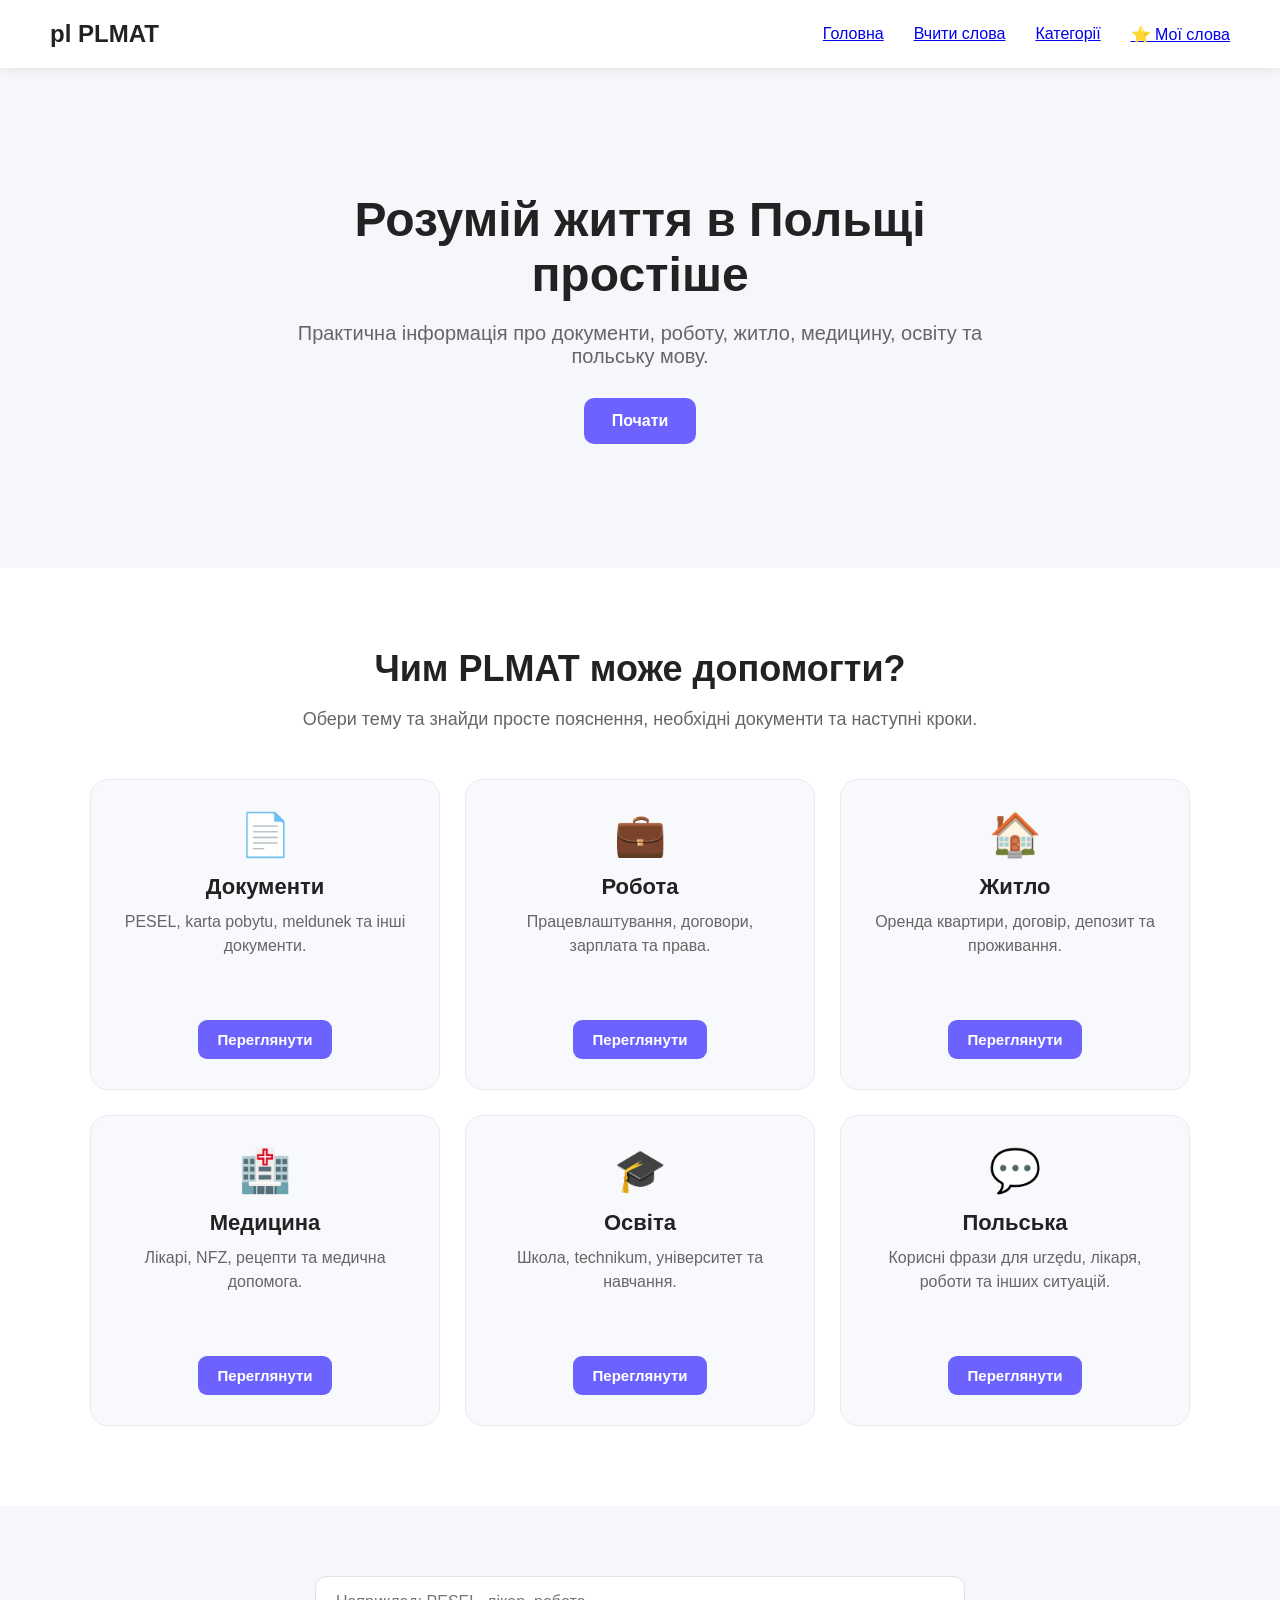
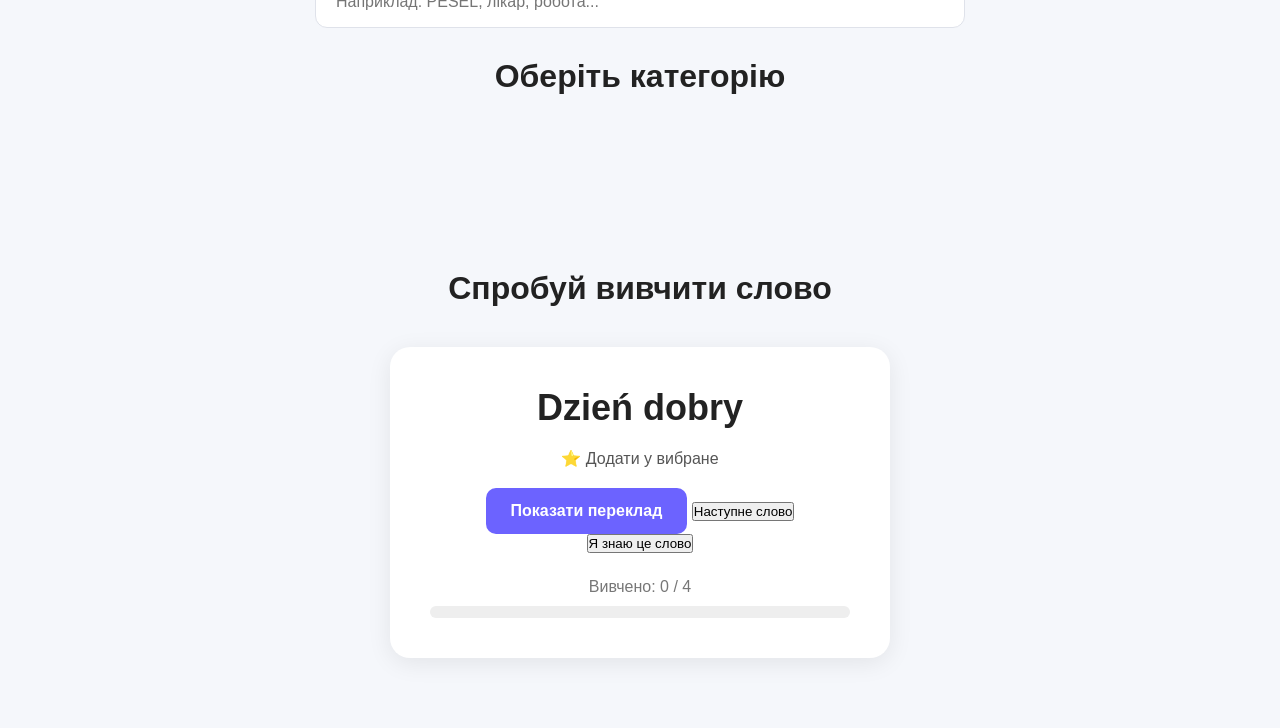
<file: index.html>
<!DOCTYPE html>
<html lang="uk">
<head>
    <meta charset="UTF-8">
    <meta name="viewport" content="width=device-width, initial-scale=1.0">
    <title>PLMAT — допомога в Польщі</title>
    <link rel="stylesheet" href="style.css">
</head>
<body>
    <header class="header">
        <div class="logo">
            pl PLMAT
        </div>
        <nav class="navigation">
            <a href="#">Головна</a>
            <a href="words.html">Вчити слова</a>
            <a href="#plmat">Категорії</a>
            <a href="favorites.html">⭐ Мої слова</a>
        </nav>
    </header>
    <section class="hero">

        <div class="hero-content">

            <h1>
                Розумій життя в Польщі простіше
            </h1>

            <p>
                Практична інформація про документи,
                роботу, житло, медицину, освіту та польську мову.
            </p>

            <a href="#plmat" class="hero-button">
                Почати
            </a>
        </div>
    </section>
    <section class="plmat-section" id="plmat">
        <div class="section-header">
            <h2>
                Чим PLMAT може допомогти?
            </h2>
            <p>
                Обери тему та знайди просте пояснення,
                необхідні документи та наступні кроки.
            </p>
        </div>
        <div class="plmat-categories">

            <div class="plmat-category" data-category="documents">

                <div class="plmat-icon">
                    📄
                </div>

                <h3>
                    Документи
                </h3>

                <p>
                    PESEL, karta pobytu, meldunek
                    та інші документи.
                </p>

                <button>
                    Переглянути
                </button>

            </div>

                <div class="plmat-category" data-category="work">
                <div class="plmat-icon">
                    💼
                </div>
                <h3>
                    Робота
                </h3>
                <p>
                    Працевлаштування, договори,
                    зарплата та права.
                </p>
                <button>
                    Переглянути
                </button>

            </div>


            <div class="plmat-category" data-category="housing">
                <div class="plmat-icon">
                    🏠
                </div>
                <h3>
                    Житло
                </h3>
                <p>
                    Оренда квартири, договір,
                    депозит та проживання.
                </p>
                <button>
                    Переглянути
                </button>

            </div>
            <div class="plmat-category" data-category="medicine">

                <div class="plmat-icon">
                    🏥
                </div>
                <h3>
                    Медицина
                </h3>
                <p>
                    Лікарі, NFZ, рецепти
                    та медична допомога.
                </p>
                <button>
                    Переглянути
                </button>
            </div>
            <div class="plmat-category" data-category="education">
                <div class="plmat-icon">
                    🎓
                </div>
                <h3>
                    Освіта
                </h3>
                <p>
                    Школа, technikum,
                    університет та навчання.
                </p>
                <button>
                    Переглянути
                </button>
            </div>
            <div class="plmat-category" data-category="polish">
                <div class="plmat-icon">
                    💬
                </div>
                <h3>
                    Польська
                </h3>
                <p>
                    Корисні фрази для urzędu,
                    лікаря, роботи та інших ситуацій.
                </p>
                <button>
                    Переглянути
                </button>
            </div>
        </div>
    </section>
    <section class="topics-section">
        <div class="topics-container">
            <div class="plmat-search">
    <input
        type="text"
        id="plmatSearch"
        placeholder="Наприклад: PESEL, лікар, робота...">
</div>
            <h2 id="topicsTitle">
                Оберіть категорію
            </h2>
            <div id="topicsList" class="topics-list"></div>
        </div>
    </section>
    <section class="learning">
        <h2>
            Спробуй вивчити слово
        </h2>
        <div class="word-card">
            <div class="word">
                Dzień dobry
            </div>
            <div class="translation">
                Добрий день
            </div>
            <button id="favoriteWord">
                ⭐ Додати у вибране
            </button>
            <button id="showTranslation">
                Показати переклад
            </button>
            <button id="nextWord">
                Наступне слово
            </button>
            <button id="knowWord">
                Я знаю це слово
            </button>
            <div class="progress">
                Вивчено:
                <span id="progressCount">
                    0
                </span>
                /
                <span id="progressTotal">
                    0
                </span>
            </div>
            <div class="progress-bar">
                <div id="progressFill"></div>
            </div>
        </div>
    </section>
    <script src="topics.js"></script>
<script src="main.js"></script>
</body>
</html>
</file>
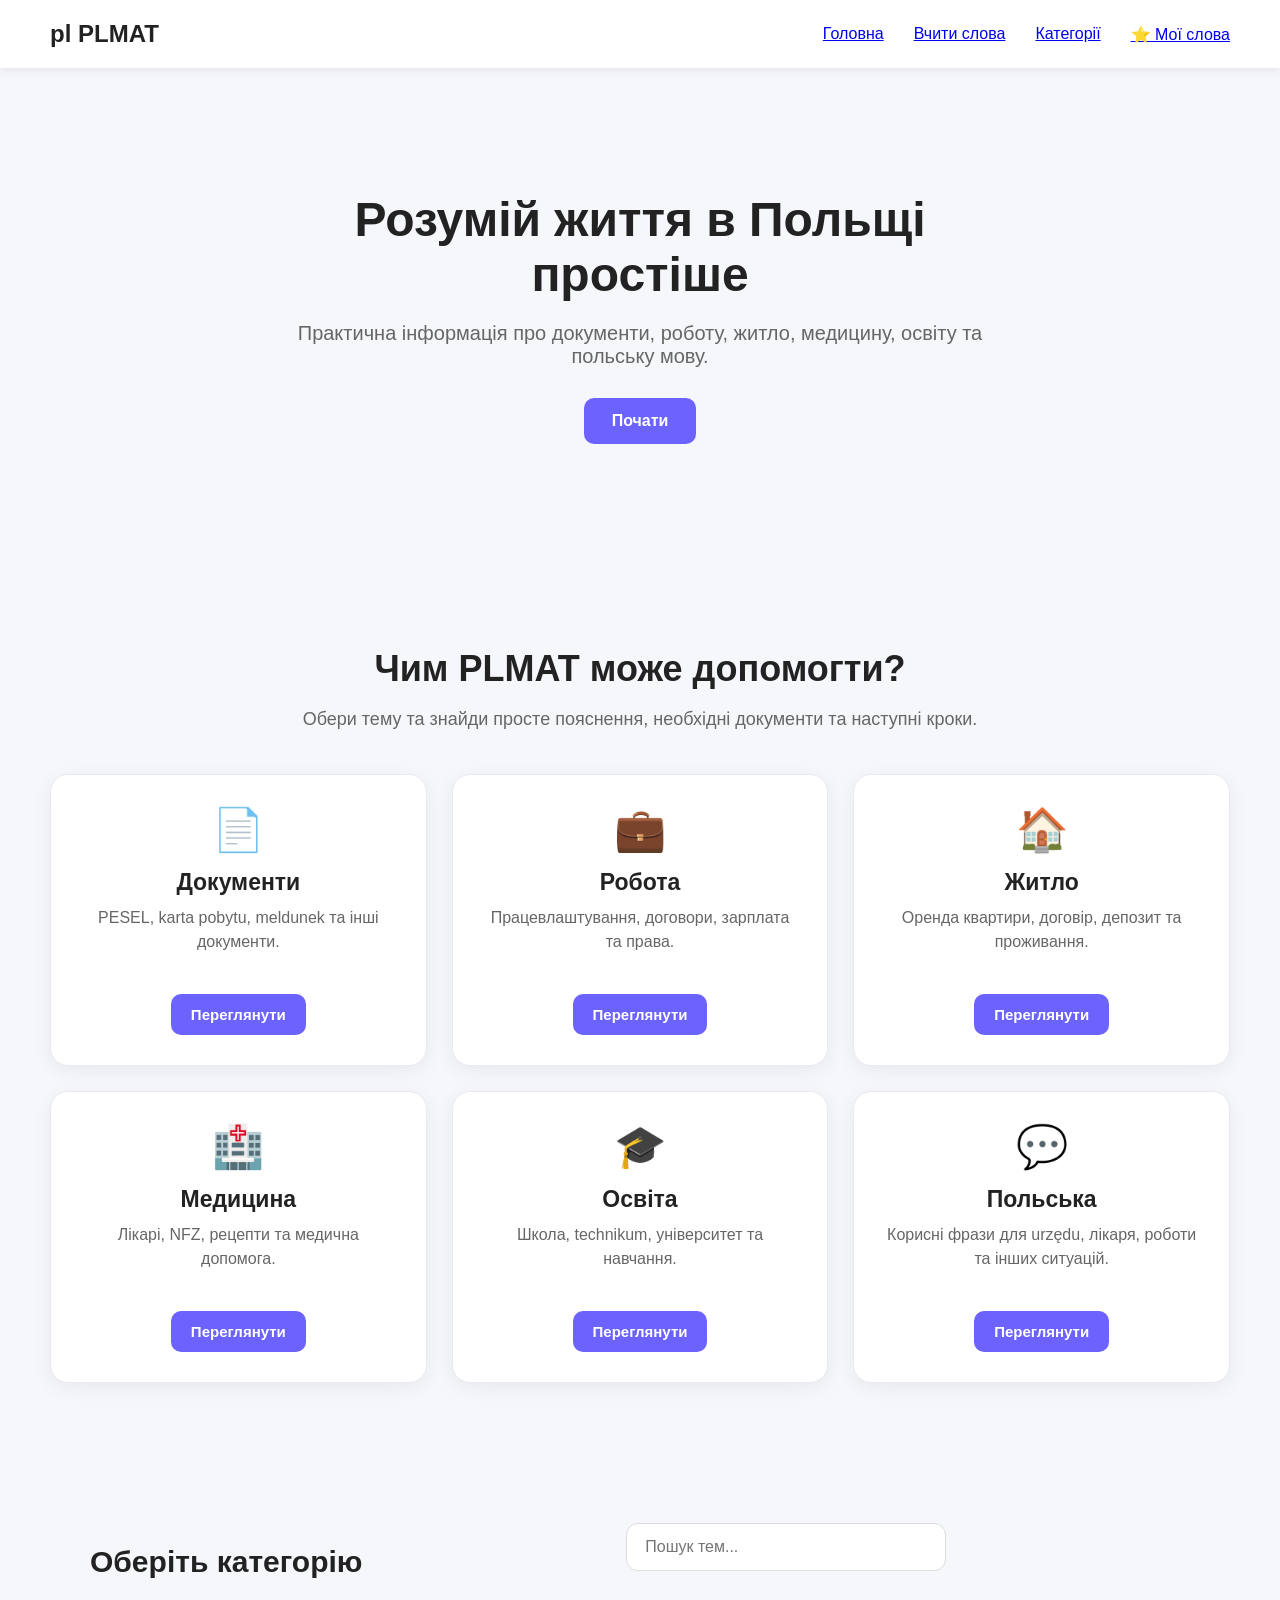
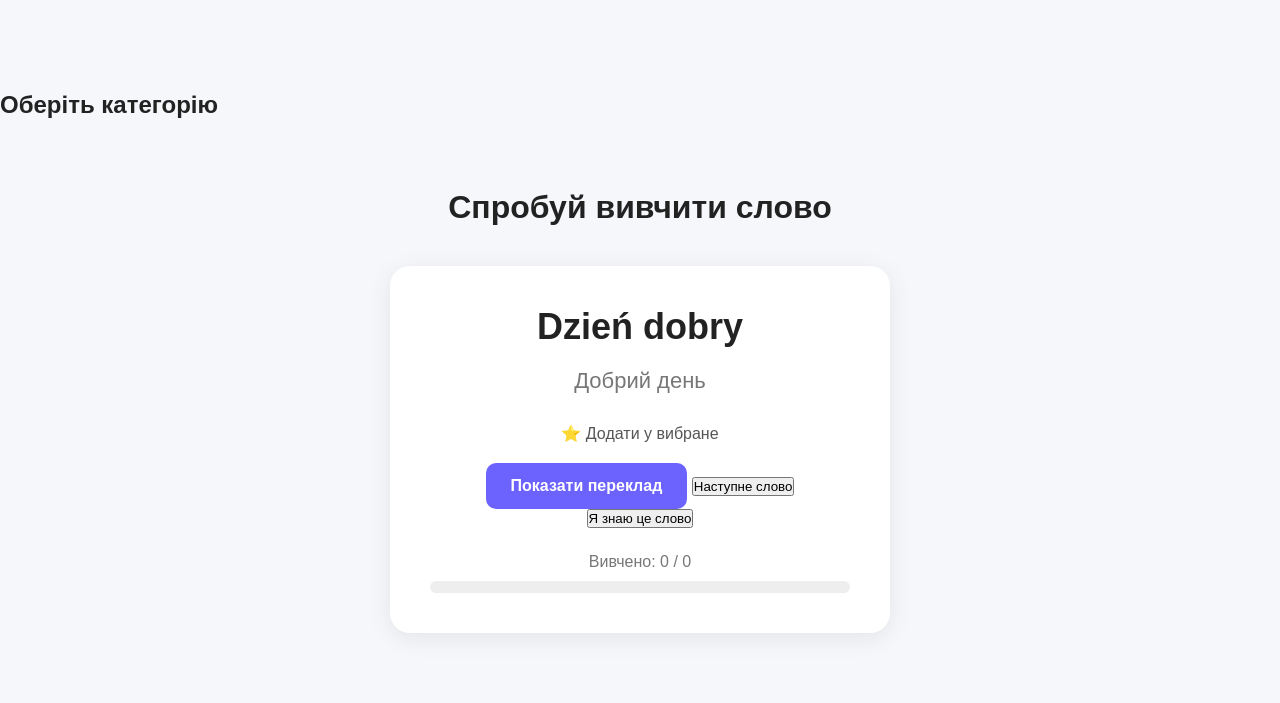
<file: html/index.html>
<!DOCTYPE html>
<html lang="uk">
<head>
    <meta charset="UTF-8">
    <meta name="viewport" content="width=device-width, initial-scale=1.0">
    <title>PLMAT — допомога в Польщі</title>
    <link rel="stylesheet" href="/CSS/style.css">
</head>
<body>
    <header class="header">
        <div class="logo">
            pl PLMAT
        </div>
        <nav class="navigation">
            <a href="#">Головна</a>
            <a href="/html/words.html">Вчити слова</a>
            <a href="#plmat">Категорії</a>
            <a href="/html/favorites.html">⭐ Мої слова</a>
        </nav>
    </header>
    <section class="hero">

        <div class="hero-content">

            <h1>
                Розумій життя в Польщі простіше
            </h1>

            <p>
                Практична інформація про документи,
                роботу, житло, медицину, освіту та польську мову.
            </p>

            <a href="#plmat" class="hero-button">
                Почати
            </a>
        </div>
    </section>
    <section class="plmat-section" id="plmat">
        <div class="section-header">
            <h2>
                Чим PLMAT може допомогти?
            </h2>
            <p>
                Обери тему та знайди просте пояснення,
                необхідні документи та наступні кроки.
            </p>
        </div>
        <div class="plmat-categories">

            <div class="plmat-category" data-category="documents">

                <div class="plmat-icon">
                    📄
                </div>

                <h3>
                    Документи
                </h3>

                <p>
                    PESEL, karta pobytu, meldunek
                    та інші документи.
                </p>

                <button>
                    Переглянути
                </button>

            </div>

                <div class="plmat-category" data-category="work">
                <div class="plmat-icon">
                    💼
                </div>
                <h3>
                    Робота
                </h3>
                <p>
                    Працевлаштування, договори,
                    зарплата та права.
                </p>
                <button>
                    Переглянути
                </button>

            </div>


            <div class="plmat-category" data-category="housing">
                <div class="plmat-icon">
                    🏠
                </div>
                <h3>
                    Житло
                </h3>
                <p>
                    Оренда квартири, договір,
                    депозит та проживання.
                </p>
                <button>
                    Переглянути
                </button>

            </div>
            <div class="plmat-category" data-category="medicine">

                <div class="plmat-icon">
                    🏥
                </div>
                <h3>
                    Медицина
                </h3>
                <p>
                    Лікарі, NFZ, рецепти
                    та медична допомога.
                </p>
                <button>
                    Переглянути
                </button>
            </div>
            <div class="plmat-category" data-category="education">
                <div class="plmat-icon">
                    🎓
                </div>
                <h3>
                    Освіта
                </h3>
                <p>
                    Школа, technikum,
                    університет та навчання.
                </p>
                <button>
                    Переглянути
                </button>
            </div>
            <div class="plmat-category" data-category="polish">
                <div class="plmat-icon">
                    💬
                </div>
                <h3>
                    Польська
                </h3>
                <p>
                    Корисні фрази для urzędu,
                    лікаря, роботи та інших ситуацій.
                </p>
                <button>
                    Переглянути
                </button>
            </div>
        </div>
    </section>
    <section class="topics-section">
    <div class="topics-container">
        <div class="topics-header">
            <h2 id="topicsTitle">
                Оберіть категорію
            </h2>
            <input
                type="text"
                id="plmatSearch"
                class="plmat-search"
                placeholder="Пошук тем..."
                autocomplete="off">
        </div>
        <div id="topicsList" class="topics-list"></div>
    </div>
</section>
            <h2 id="topicsTitle">
                Оберіть категорію
            </h2>
            <div id="topicsList" class="topics-list"></div>
        </div>
    </section>
    <section class="learning">
        <h2>
            Спробуй вивчити слово
        </h2>
        <div class="word-card">
            <div class="word">
                Dzień dobry
            </div>
            <div class="translation">
                Добрий день
            </div>
            <button id="favoriteWord">
                ⭐ Додати у вибране
            </button>
            <button id="showTranslation">
                Показати переклад
            </button>
            <button id="nextWord">
                Наступне слово
            </button>
            <button id="knowWord">
                Я знаю це слово
            </button>
            <div class="progress">
                Вивчено:
                <span id="progressCount">
                    0
                </span>
                /
                <span id="progressTotal">
                    0
                </span>
            </div>
            <div class="progress-bar">
                <div id="progressFill"></div>
            </div>
        </div>
    </section>
    <script src="/JavaScript/topics.js"></script>
    <script src="/JavaScript/source.js"></script>
<script src="/JavaScript/main.js"></script>
</body>
</html>
</file>
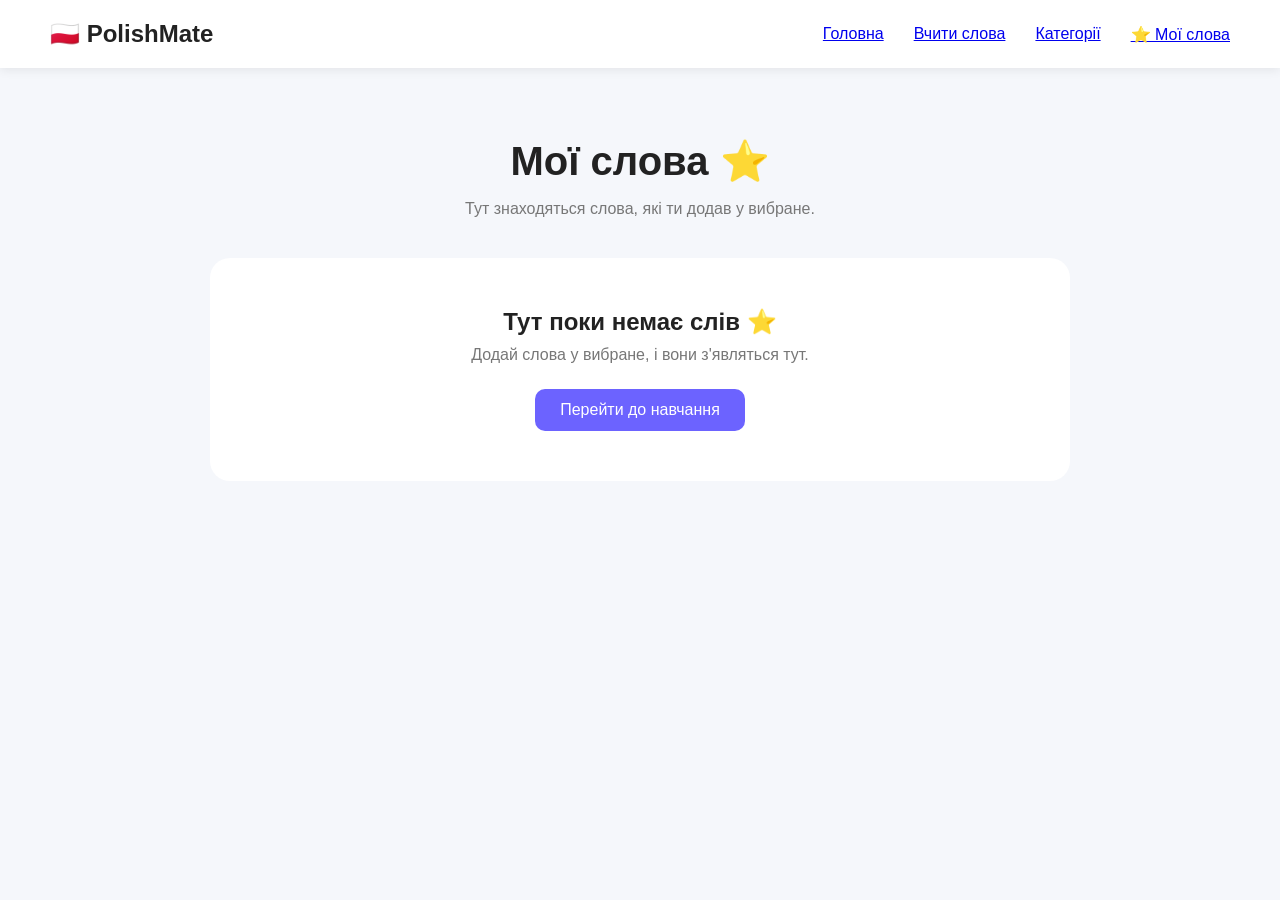
<file: favorites.html>
<!DOCTYPE html>
<html lang="uk">

<head>
    <meta charset="UTF-8">
    <meta name="viewport" content="width=device-width, initial-scale=1.0">
    <title>Мої слова — PolishMate</title>
    <link rel="stylesheet" href="style.css">
</head>

<body>

    <header class="header">
        <div class="logo">
            🇵🇱 PolishMate
        </div>
        <nav class="navigation">
            <a href="index.html">Головна</a>
            <a href="index.html">Вчити слова</a>
            <a href="index.html">Категорії</a>
            <a href="favorites.html">⭐ Мої слова</a>
        </nav>
    </header>

    <main class="favorites-page">
        <h1>Мої слова ⭐</h1>
        <p class="favorites-description">
            Тут знаходяться слова, які ти додав у вибране.
        </p>
        <div id="favoritesList" class="favorites-list"></div>

    </main>
    <script src="favorites.js"></script>
</body>
</html>
</file>
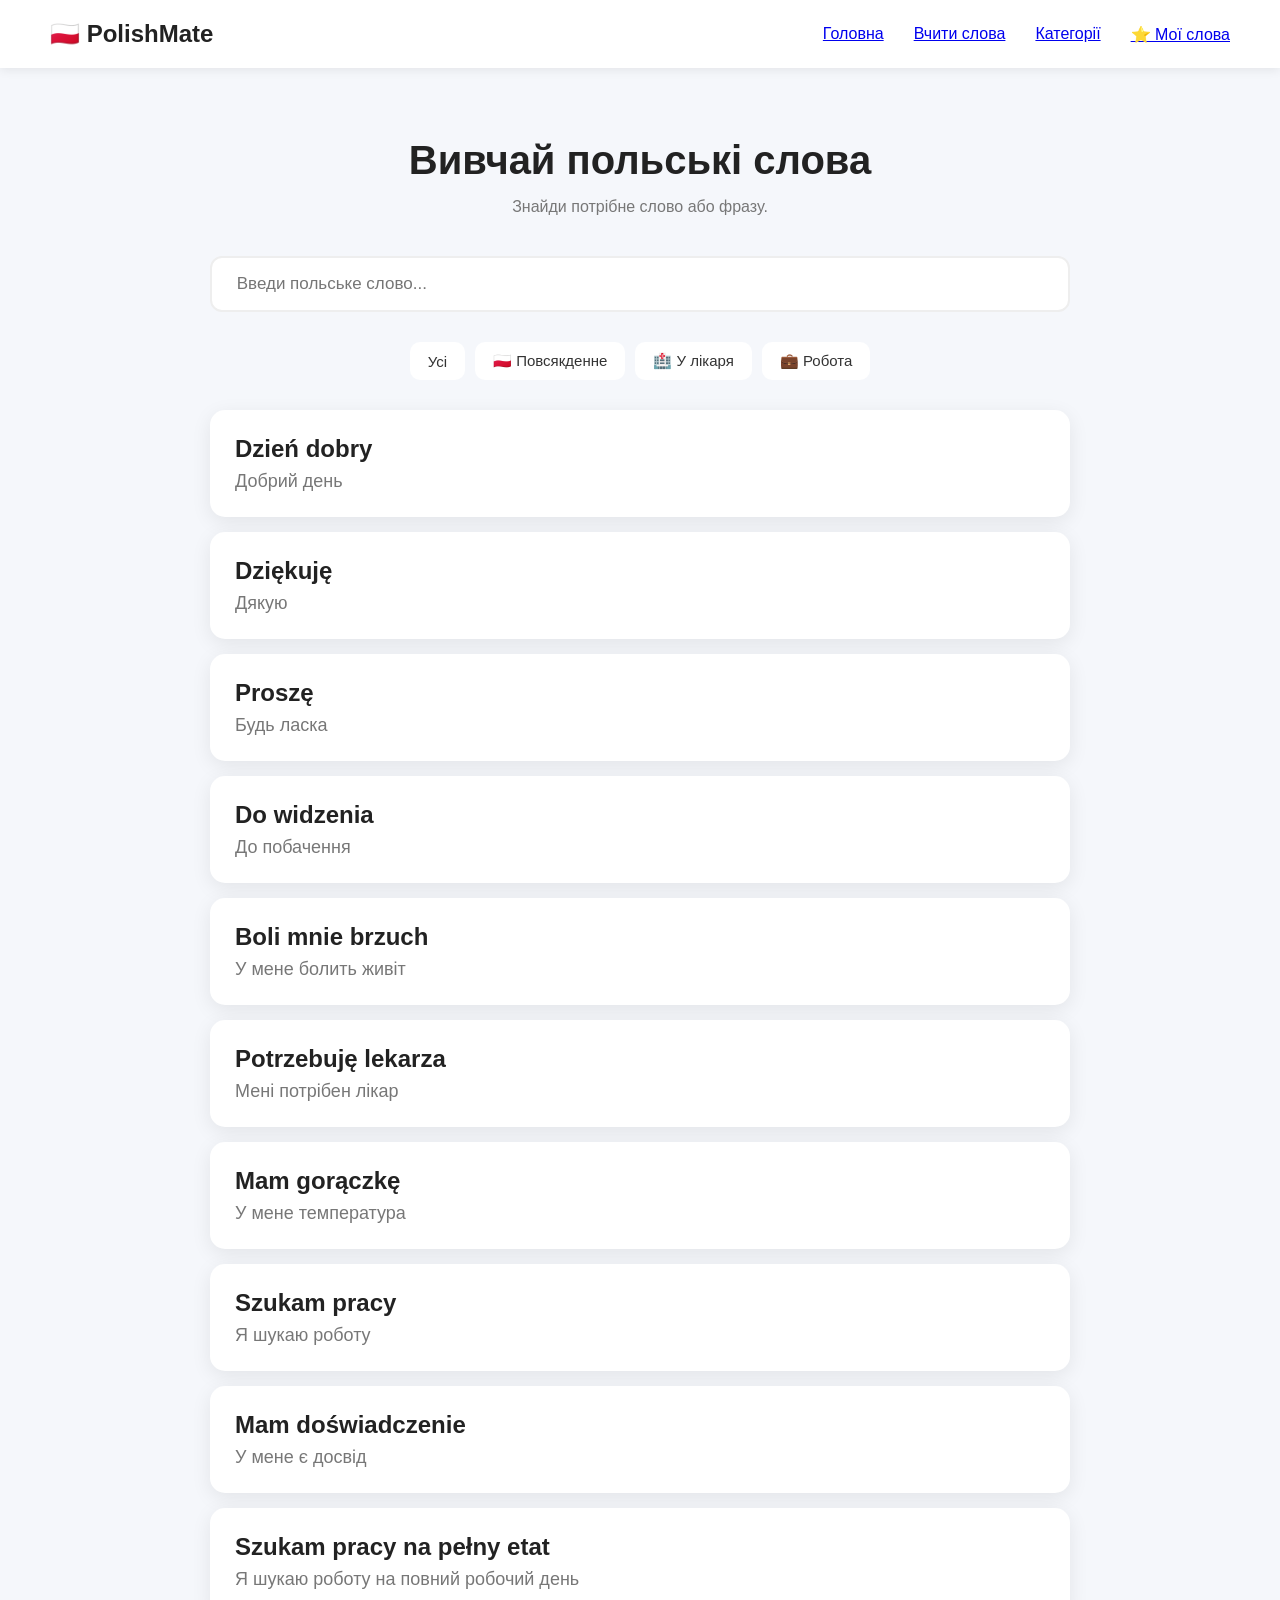
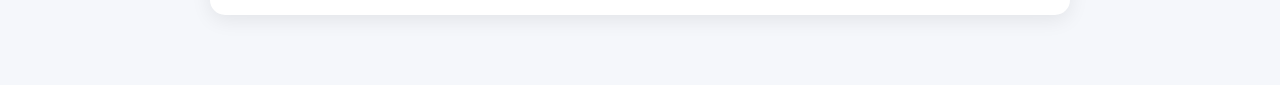
<file: words.html>
<!DOCTYPE html>
<html lang="uk">

<head>
    <meta charset="UTF-8">
    <meta name="viewport" content="width=device-width, initial-scale=1.0">

    <title>Вчити слова — PolishMate</title>

    <link rel="stylesheet" href="style.css">
</head>

<body>

    <header class="header">

        <div class="logo">
            🇵🇱 PolishMate
        </div>

        <nav class="navigation">
            <a href="index.html">Головна</a>
            <a href="words.html">Вчити слова</a>
            <a href="index.html">Категорії</a>
            <a href="favorites.html">⭐ Мої слова</a>
        </nav>

    </header>

    <main class="words-page">
        <h1>Вивчай польські слова </h1>
        <p class="words-description">
            Знайди потрібне слово або фразу.
        </p>
        <div class="search-box">
            <input
                type="text"
                id="searchInput"
                placeholder=" Введи польське слово..."
            >
        </div>

        <div class="category-buttons">
    <button data-category="all">
        Усі
    </button>
    <button data-category="daily">
        🇵🇱 Повсякденне
    </button>
    <button data-category="doctor">
        🏥 У лікаря
    </button>
    <button data-category="work">
        💼 Робота
    </button>
</div>
        <div id="wordsList" class="words-list"></div>

    </main>
    <script src="words.js"></script>
</body>

</html>
</file>
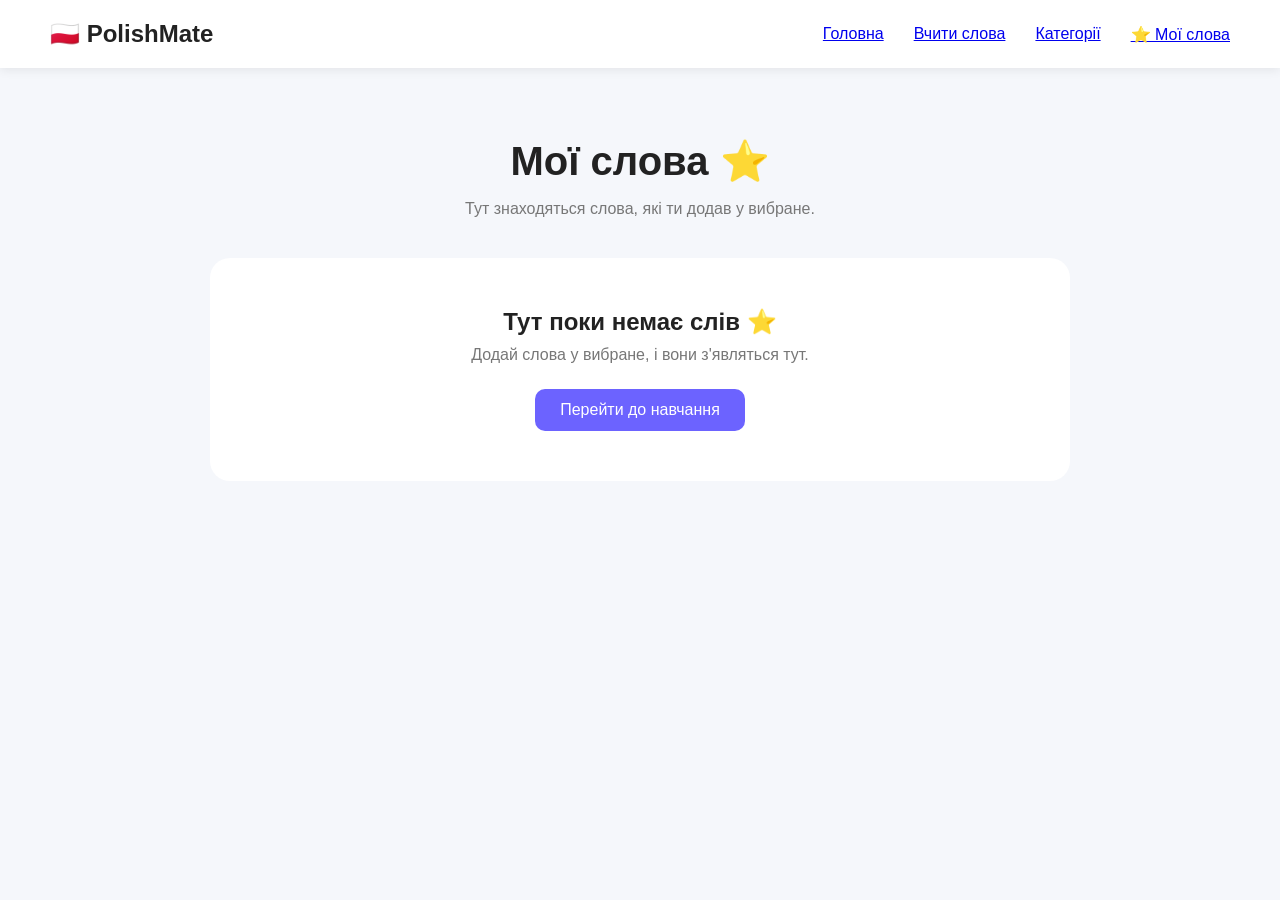
<file: html/favorites.html>
<!DOCTYPE html>
<html lang="uk">

<head>
    <meta charset="UTF-8">
    <meta name="viewport" content="width=device-width, initial-scale=1.0">
    <title>Мої слова — PolishMate</title>
    <link rel="stylesheet" href="/CSS/style.css">
</head>

<body>

    <header class="header">
        <div class="logo">
            🇵🇱 PolishMate
        </div>
        <nav class="navigation">
            <a href="/html/index.html">Головна</a>
            <a href="/html/index.html">Вчити слова</a>
            <a href="/html/index.html">Категорії</a>
            <a href="/JavaScript/favorites.js">⭐ Мої слова</a>
        </nav>
    </header>

    <main class="favorites-page">
        <h1>Мої слова ⭐</h1>
        <p class="favorites-description">
            Тут знаходяться слова, які ти додав у вибране.
        </p>
        <div id="favoritesList" class="favorites-list"></div>

    </main>
    <script src="/JavaScript/favorites.js"></script>
</body>
</html>
</file>
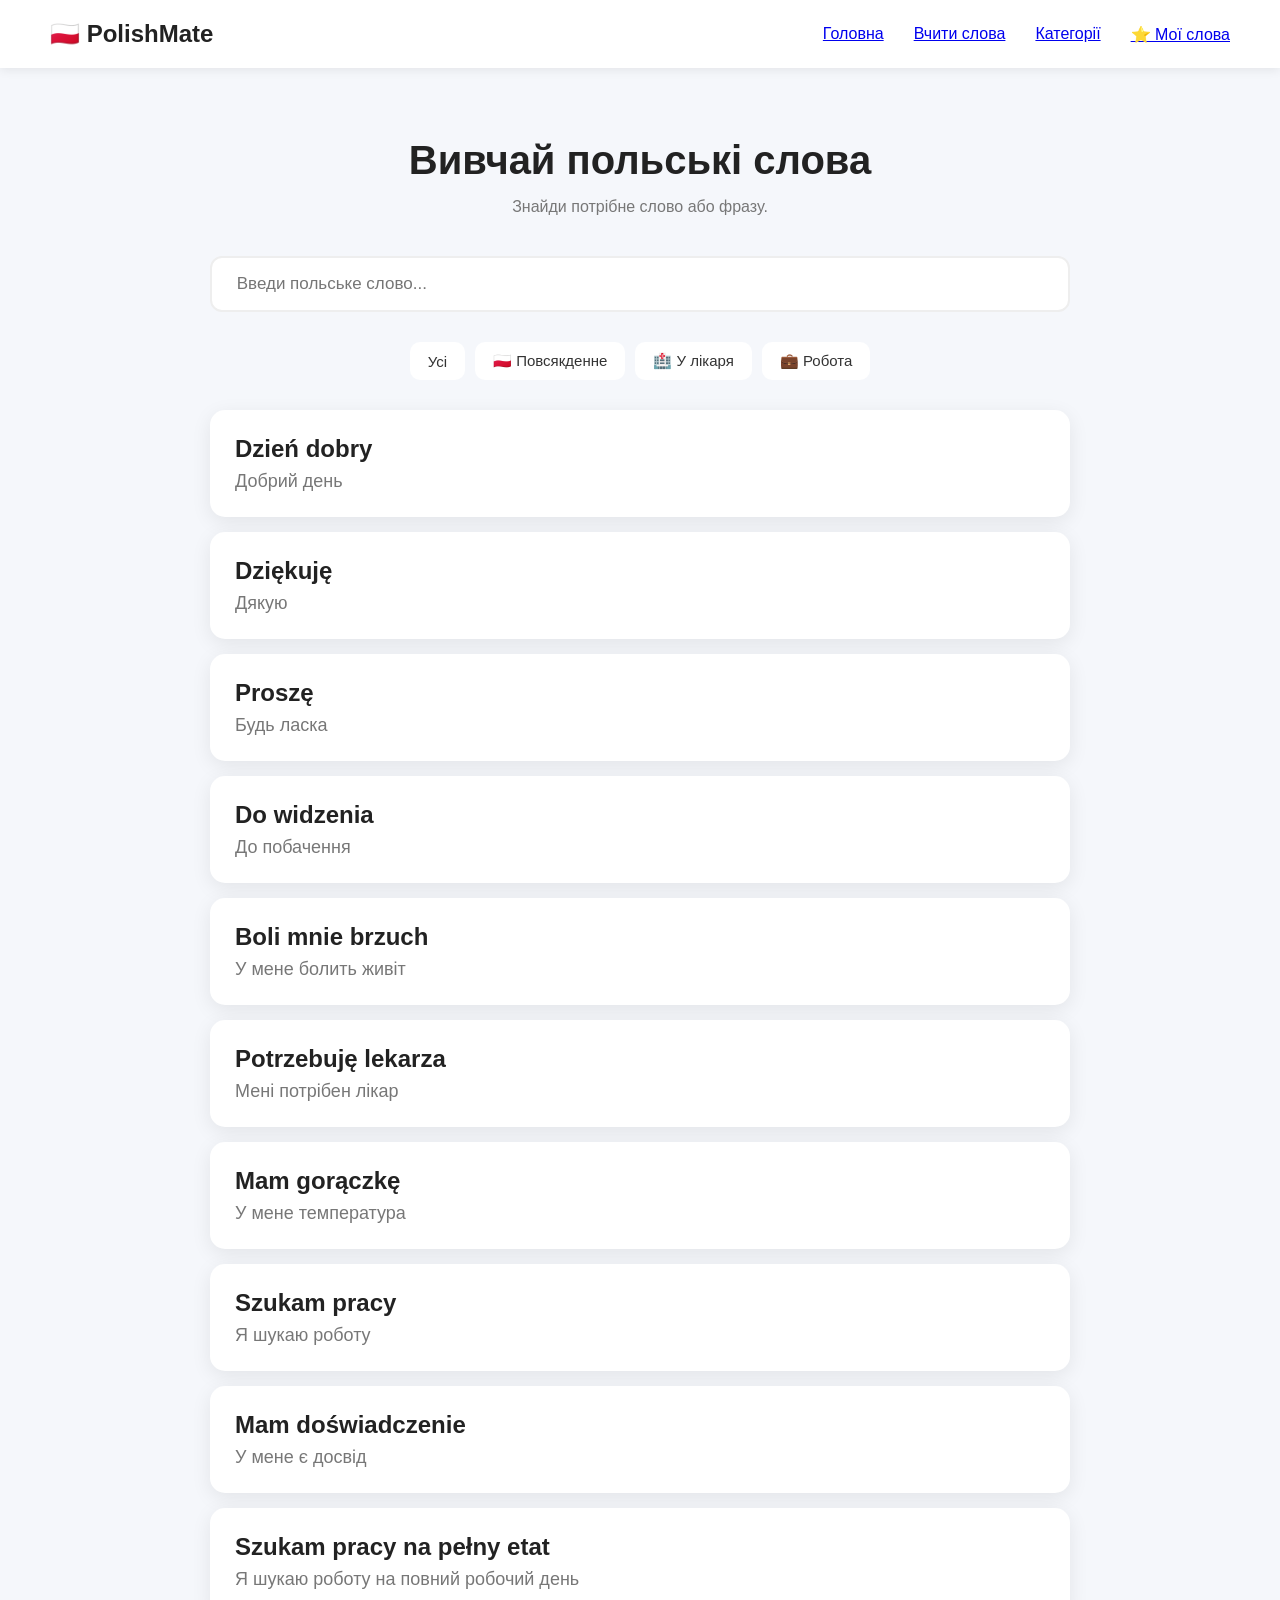
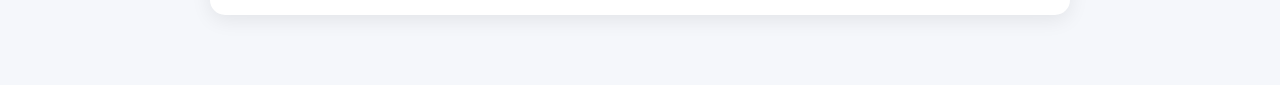
<file: html/words.html>
<!DOCTYPE html>
<html lang="uk">

<head>
    <meta charset="UTF-8">
    <meta name="viewport" content="width=device-width, initial-scale=1.0">

    <title>Вчити слова — PolishMate</title>

    <link rel="stylesheet" href="/CSS/style.css">
</head>

<body>

    <header class="header">

        <div class="logo">
            🇵🇱 PolishMate
        </div>

        <nav class="navigation">
            <a href="/html/index.html">Головна</a>
            <a href="/html/words.html">Вчити слова</a>
            <a href="/html/index.html">Категорії</a>
            <a href="/html/favorites.html">⭐ Мої слова</a>
        </nav>

    </header>

    <main class="words-page">
        <h1>Вивчай польські слова </h1>
        <p class="words-description">
            Знайди потрібне слово або фразу.
        </p>
        <div class="search-box">
            <input
                type="text"
                id="searchInput"
                placeholder=" Введи польське слово..."
            >
        </div>

        <div class="category-buttons">
    <button data-category="all">
        Усі
    </button>
    <button data-category="daily">
        🇵🇱 Повсякденне
    </button>
    <button data-category="doctor">
        🏥 У лікаря
    </button>
    <button data-category="work">
        💼 Робота
    </button>
</div>
        <div id="wordsList" class="words-list"></div>

    </main>
    <script src="/JavaScript/words.js"></script>
</body>

</html>
</file>
<file: style.css>
*{
    margin: 0;
    padding: 0;
    box-sizing: border-box;
}

body {
    font-family: Arial, sans-serif;
    background: #f5f7fb;
    color: #222;
}

.header {
    display: flex;
    justify-content: space-between;
    align-items: center;
    padding: 20px 50px;
    background: white;
    box-shadow: 0 2px 10px rgba(0, 0, 0, 0.08);
    transition: 0.3s;
}

.logo{
    font-size: 24px;
    font-weight: bold;
}

.navigation{
    display: flex;
    gap: 30px;
}

.navigation{
    text-decoration: none;
    color: #333;
    transition: 0.2s;
}

.navigation a:hover{
    color: #ff4f81;
    font-weight: bold;
    

}

.hero {
    min-height: 500px;
    display: flex;
    justify-content: center;
    align-items: center;
    text-align: center;
    padding: 50px 20px;
}

.hero-content {
    max-width: 700px;
}

.hero h1 {
    font-size: 48px;
    margin-bottom: 20px;
}

.hero p {
    font-size: 20px;
    color: #666;
    margin-bottom: 30px;
}

.hero-button {
    display: inline-block;
    padding: 14px 28px;
    background: #6c63ff;
    color: white;
    text-decoration: none;
    border-radius: 10px;
    font-weight: bold;
    transition: 0.2s;
}

.hero-button:hover {
    transform: translateY(-2px);
}

.categories {
    padding: 70px 50px;
    text-align: center;
}

.categories h2 {
    font-size: 32px;
    margin-bottom: 40px;
}

.category-list {
    display: flex;
    justify-content: center;
    gap: 25px;
}

.category-card {
    width: 250px;
    padding: 30px;
    background: white;
    border-radius: 15px;
    box-shadow: 0 5px 20px rgba(0, 0, 0, 0.08);
    transition: 0.3s;
    cursor: pointer;
}

.category-card:hover {
    transform: translateY(-10px);
    box-shadow: 0 15px 30px rgba(0, 0, 0, 0.12);
}
.category-icon {
    font-size: 40px;
    margin-bottom: 15px;
}

.category-card h3 {
    font-size: 20px;
    margin-bottom: 10px;
}

.category-card p {
    color: #777;
}

@media (max-width: 768px) {

    .header {
        padding: 20px;
        flex-direction: column;
        gap: 20px;
    }

    .navigation {
        gap: 15px;
        flex-wrap: wrap;
        justify-content: center;
    }

    .hero h1 {
        font-size: 36px;
    }

    .categories {
        padding: 50px 20px;
    }

    .category-list {
        flex-direction: column;
        align-items: center;
    }

    .category-card {
        width: 100%;
        max-width: 350px;
    }
}

.learning {
    padding: 70px 20px;
    text-align: center;
}

.learning h2 {
    font-size: 32px;
    margin-bottom: 40px;
}

.word-card {
    max-width: 500px;
    margin: 0 auto;
    padding: 40px;
    background: white;
    border-radius: 20px;
    box-shadow: 0 5px 25px rgba(0, 0, 0, 0.08);
}

.word {
    font-size: 36px;
    font-weight: bold;
    margin-bottom: 20px;
}

.translation {
    font-size: 22px;
    color: #777;
    margin-bottom: 30px;
}

#showTranslation {
    border: none;
    padding: 14px 25px;
    background: #6c63ff;
    color: white;
    border-radius: 10px;
    font-size: 16px;
    font-weight: bold;
    cursor: pointer;
    transition: 0.2s;
}

#showTranslation:hover {
    background: #554bd8;
}

#favoriteWord {
    display: block;
    margin: 0 auto 20px;
    border: none;
    background: transparent;
    font-size: 16px;
    color: #555;
    cursor: pointer;
    transition: 0.2s;
}

#favoriteWord:hover {
    color: #ff4f81;
}

.favorites-page {
    max-width: 900px;
    margin: 0 auto;
    padding: 70px 20px;
}

.favorites-page h1 {
    text-align: center;
    font-size: 40px;
    margin-bottom: 15px;
}

.favorites-description {
    text-align: center;
    color: #777;
    margin-bottom: 40px;
}

.favorites-list {
    display: flex;
    flex-direction: column;
    gap: 15px;
}

.favorite-card {
    display: flex;
    justify-content: space-between;
    align-items: center;
    padding: 25px;
    background: white;
    border-radius: 15px;
    box-shadow: 0 5px 20px rgba(0, 0, 0, 0.08);
}

.favorite-card h2 {
    margin-bottom: 8px;
}

.favorite-card p {
    color: #777;
    font-size: 18px;
}

.favorite-card button {
    border: none;
    background: transparent;
    font-size: 20px;
    cursor: pointer;
    transition: 0.2s;
}

.favorite-card button:hover {
    transform: scale(1.2);
}

.empty-favorites {
    text-align: center;
    padding: 50px;
    background: white;
    border-radius: 20px;
}

.empty-favorites h2 {
    margin-bottom: 10px;
}

.empty-favorites p {
    color: #777;
    margin-bottom: 25px;
}

.empty-favorites a {
    display: inline-block;
    padding: 12px 25px;
    background: #6c63ff;
    color: white;
    text-decoration: none;
    border-radius: 10px;
}

.words-page {
    max-width: 900px;
    margin: 0 auto;
    padding: 70px 20px;
}

.words-page h1 {
    text-align: center;
    font-size: 40px;
    margin-bottom: 15px;
}

.words-description {
    text-align: center;
    color: #777;
    margin-bottom: 40px;
}

.search-box {
    margin-bottom: 30px;
}

.search-box input {
    width: 100%;
    padding: 16px 20px;
    border: 2px solid #eee;
    border-radius: 12px;
    font-size: 17px;
    outline: none;
    transition: 0.2s;
}

.search-box input:focus {
    border-color: #6c63ff;
}

.words-list {
    display: flex;
    flex-direction: column;
    gap: 15px;
}

.word-list-card {
    padding: 25px;
    background: white;
    border-radius: 15px;
    box-shadow: 0 5px 20px rgba(0, 0, 0, 0.08);
}

.word-list-card h2 {
    margin-bottom: 8px;
}

.word-list-card p {
    color: #777;
    font-size: 18px;
}
.category-buttons {
    display: flex;
    justify-content: center;
    flex-wrap: wrap;
    gap: 10px;
    margin-bottom: 30px;
}

.category-buttons button {
    padding: 10px 18px;
    border: none;
    border-radius: 10px;
    background: white;
    color: #333;
    cursor: pointer;
    font-size: 15px;
    transition: 0.2s;
}

.category-buttons button:hover {
    background: #6c63ff;
    color: white;
}

.progress {
    margin-top: 25px;
    color: #777;
    font-size: 16px;
}

.progress-bar {
    width: 100%;
    height: 12px;
    background: #eee;
    border-radius: 10px;
    overflow: hidden;
    margin-top: 10px;
}

#progressFill {
    width: 0%;
    height: 100%;
    background: #6c63ff;
    border-radius: 10px;
    transition: 0.3s;
}

.plmat-section {
    padding: 80px 40px;
    background: #ffffff;
}

.section-header {
    max-width: 700px;
    margin: 0 auto 45px;
    text-align: center;
}

.section-header h2 {
    font-size: 36px;
    margin-bottom: 15px;
}

.section-header p {
    font-size: 18px;
    color: #666;
    line-height: 1.6;
}

.plmat-categories {
    max-width: 1200px;
    margin: 0 auto;
    display: grid;
    grid-template-columns: repeat(3, 1fr);
    gap: 25px;
}
.plmat-category {
    padding: 30px;
    background: #f8f9fc;
    border-radius: 18px;
    border: 1px solid #e8eaf0;
    transition: transform 0.2s ease,
                box-shadow 0.2s ease;
}
.plmat-category:hover {
    transform: translateY(-4px);
    box-shadow: 0 8px 25px rgba(0, 0, 0, 0.08);
}
.plmat-icon {
    font-size: 40px;
    margin-bottom: 15px;
}
.plmat-category h3 {
    font-size: 24px;
    margin-bottom: 10px;
}
.plmat-category p {
    color: #666;
    line-height: 1.6;
    min-height: 75px;
}
.plmat-category button {
    margin-top: 15px;
    padding: 10px 18px;
    border: none;
    border-radius: 10px;
    background: #6c63ff;
    color: white;
    font-size: 15px;
    cursor: pointer;
}
.plmat-category button:hover {
    opacity: 0.9;
}
@media (max-width: 900px) {
    .plmat-categories {
        grid-template-columns: repeat(2, 1fr);
    }
}
@media (max-width: 600px) {
    .plmat-section {
        padding: 60px 20px;
    }
    .plmat-categories {
        grid-template-columns: 1fr;
    }
    .section-header h2 {
        font-size: 30px;
    }
}
.back-to-topics {
    border: none;
    background: none;
    padding: 0;
    margin-bottom: 25px;
    font-size: 16px;
    color: #6c63ff;
    cursor: pointer;
}
.back-to-topics:hover {
    text-decoration: underline;
}
.plmat-section {
    padding: 80px 30px;
    background: #ffffff;
}
.section-header {
    max-width: 700px;
    margin: 0 auto 45px;
    text-align: center;
}
.section-header h2 {
    font-size: 36px;
    margin-bottom: 15px;
}
.section-header p {
    color: #666;
    font-size: 18px;
    line-height: 1.6;
}
.plmat-categories {
    max-width: 1100px;
    margin: 0 auto;
    display: grid;
    grid-template-columns: repeat(3, 1fr);
    gap: 25px;
}

.plmat-category {
    padding: 30px;
    background: #f8f9fc;
    border: 1px solid #e8eaf0;
    border-radius: 18px;
    text-align: center;
    transition: 0.2s;
}
.plmat-category:hover {
    transform: translateY(-4px);
    box-shadow: 0 10px 25px rgba(0, 0, 0, 0.07);
}
.plmat-icon {
    font-size: 42px;
    margin-bottom: 15px;
}
.plmat-category h3 {
    font-size: 22px;
    margin-bottom: 10px;
}
.plmat-category p {
    color: #666;
    line-height: 1.5;
    margin-bottom: 20px;
}
.plmat-category button {
    border: none;
    padding: 11px 20px;
    background: #6c63ff;
    color: white;
    border-radius: 9px;
    font-size: 15px;
    font-weight: bold;
    cursor: pointer;
    transition: 0.2s;
}
.plmat-category button:hover {
    background: #554bd8;
}
.topics-section {
    padding: 70px 30px;
    background: #f5f7fb;
}
.topics-container {
    max-width: 1100px;
    margin: 0 auto;
}

.topics-container > h2 {
    text-align: center;
    font-size: 32px;
    margin-bottom: 35px;
}
.topics-list {
    display: grid;
    grid-template-columns: repeat(3, 1fr);
    gap: 20px;
}
.topic-card {
    padding: 25px;
    background: white;
    border: 1px solid #e8eaf0;
    border-radius: 16px;
    text-align: center;
}
.topic-icon {
    font-size: 38px;
    margin-bottom: 12px;
}
.topic-card h3 {
    margin-bottom: 10px;
    font-size: 21px;
}
.topic-card p {
    color: #666;
    line-height: 1.5;
    margin-bottom: 20px;
}
.topic-card button {
    border: none;
    padding: 10px 18px;
    background: #6c63ff;
    color: white;
    border-radius: 9px;
    cursor: pointer;
    font-weight: bold;
}
.topic-card button:hover {
    background: #554bd8;
}
.topic-details {
    grid-column: 1 / -1;
    max-width: 50px;
    width: 100%;
    margin: 0 auto;
    padding: 40px;
    background: white;
    border-radius: 20px;
    border: 1px solid #e8eaf0;
}
.topic-details-icon {
    font-size: 50px;
    margin-bottom: 15px;
}
.topic-details h2 {
    font-size: 32px;
    margin-bottom: 10px;
}
.topic-description {
    color: #666;
    font-size: 17px;
    line-height: 1.6;
    margin-bottom: 35px;
}
.topic-details section {
    margin-top: 30px;
}
.topic-details section h3 {
    margin-bottom: 15px;
}
.topic-details ol,
.topic-details ul {
    padding-left: 25px;
    line-height: 1.8;
}
.phrase {
    display: flex;
    flex-direction: column;
    padding: 15px;
    margin-top: 10px;
    background: #f5f7fb;
    border-radius: 10px;
}
.phrase strong {
    font-size: 16px;
}
.phrase span {
    margin-top: 5px;
    color: #666;
}
.topic-source {
    margin-top: 40px;
    padding-top: 25px;
    border-top: 1px solid #e8eaf0;
}
.topic-source p {
    color: #777;
    margin-bottom: 12px;
}
.topic-source a {
    color: #6c63ff;
    text-decoration: none;
    font-weight: 600;
}
.topic-source a:hover {
    text-decoration: underline;
}
.back-to-topics {
    border: none;
    background: none;
    padding: 0;
    margin-bottom: 25px;
    color: #6c63ff;
    font-size: 16px;
    cursor: pointer;
}
.back-to-topics:hover {
    text-decoration: underline;
}
@media (max-width: 900px) {
    .plmat-categories {
        grid-template-columns: repeat(2, 1fr);
    }
    .topics-list {
        grid-template-columns: repeat(2, 1fr);
    }

}
@media (max-width: 600px) {
    .plmat-section {
        padding: 60px 20px;
    }
    .section-header h2 {
        font-size: 30px;
    }
    .plmat-categories {
        grid-template-columns: 1fr;
    }
    .topics-section {
        padding: 50px 20px;
    }
    .topics-list {
        grid-template-columns: 1fr;
    }
    .topic-details {
        padding: 25px;
    }

}

.plmat-search {
    max-width: 650px;
    margin: 0 auto 30px;
}

.plmat-search input {
    width: 100%;

    box-sizing: border-box;

    padding: 16px 20px;

    border: 1px solid #dfe2ea;
    border-radius: 12px;

    font-size: 16px;

    outline: none;
}

.plmat-search input:focus {
    border-color: #6c63ff;
}
</file>
<file: CSS/style.css>
*{
    margin: 0;
    padding: 0;
    box-sizing: border-box;
}

body {
    font-family: Arial, sans-serif;
    background: #f5f7fb;
    color: #222;
}

.header {
    display: flex;
    justify-content: space-between;
    align-items: center;
    padding: 20px 50px;
    background: white;
    box-shadow: 0 2px 10px rgba(0, 0, 0, 0.08);
    transition: 0.3s;
}

.logo{
    font-size: 24px;
    font-weight: bold;
}

.navigation{
    display: flex;
    gap: 30px;
}

.navigation{
    text-decoration: none;
    color: #333;
    transition: 0.2s;
}

.navigation a:hover{
    color: #ff4f81;
    font-weight: bold;
    

}

.hero {
    min-height: 500px;
    display: flex;
    justify-content: center;
    align-items: center;
    text-align: center;
    padding: 50px 20px;
}

.hero-content {
    max-width: 700px;
}

.hero h1 {
    font-size: 48px;
    margin-bottom: 20px;
}

.hero p {
    font-size: 20px;
    color: #666;
    margin-bottom: 30px;
}

.hero-button {
    display: inline-block;
    padding: 14px 28px;
    background: #6c63ff;
    color: white;
    text-decoration: none;
    border-radius: 10px;
    font-weight: bold;
    transition: 0.2s;
}

.hero-button:hover {
    transform: translateY(-2px);
}

.categories {
    padding: 70px 50px;
    text-align: center;
}

.categories h2 {
    font-size: 32px;
    margin-bottom: 40px;
}

.category-list {
    display: flex;
    justify-content: center;
    gap: 25px;
}

.category-card {
    width: 250px;
    padding: 30px;
    background: white;
    border-radius: 15px;
    box-shadow: 0 5px 20px rgba(0, 0, 0, 0.08);
    transition: 0.3s;
    cursor: pointer;
}

.category-card:hover {
    transform: translateY(-10px);
    box-shadow: 0 15px 30px rgba(0, 0, 0, 0.12);
}
.category-icon {
    font-size: 40px;
    margin-bottom: 15px;
}

.category-card h3 {
    font-size: 20px;
    margin-bottom: 10px;
}

.category-card p {
    color: #777;
}

@media (max-width: 768px) {

    .header {
        padding: 20px;
        flex-direction: column;
        gap: 20px;
    }

    .navigation {
        gap: 15px;
        flex-wrap: wrap;
        justify-content: center;
    }

    .hero h1 {
        font-size: 36px;
    }

    .categories {
        padding: 50px 20px;
    }

    .category-list {
        flex-direction: column;
        align-items: center;
    }

    .category-card {
        width: 100%;
        max-width: 350px;
    }
}

.learning {
    padding: 70px 20px;
    text-align: center;
}

.learning h2 {
    font-size: 32px;
    margin-bottom: 40px;
}

.word-card {
    max-width: 500px;
    margin: 0 auto;
    padding: 40px;
    background: white;
    border-radius: 20px;
    box-shadow: 0 5px 25px rgba(0, 0, 0, 0.08);
}

.word {
    font-size: 36px;
    font-weight: bold;
    margin-bottom: 20px;
}

.translation {
    font-size: 22px;
    color: #777;
    margin-bottom: 30px;
}

#showTranslation {
    border: none;
    padding: 14px 25px;
    background: #6c63ff;
    color: white;
    border-radius: 10px;
    font-size: 16px;
    font-weight: bold;
    cursor: pointer;
    transition: 0.2s;
}

#showTranslation:hover {
    background: #554bd8;
}

#favoriteWord {
    display: block;
    margin: 0 auto 20px;
    border: none;
    background: transparent;
    font-size: 16px;
    color: #555;
    cursor: pointer;
    transition: 0.2s;
}

#favoriteWord:hover {
    color: #ff4f81;
}

.favorites-page {
    max-width: 900px;
    margin: 0 auto;
    padding: 70px 20px;
}

.favorites-page h1 {
    text-align: center;
    font-size: 40px;
    margin-bottom: 15px;
}

.favorites-description {
    text-align: center;
    color: #777;
    margin-bottom: 40px;
}

.favorites-list {
    display: flex;
    flex-direction: column;
    gap: 15px;
}

.favorite-card {
    display: flex;
    justify-content: space-between;
    align-items: center;
    padding: 25px;
    background: white;
    border-radius: 15px;
    box-shadow: 0 5px 20px rgba(0, 0, 0, 0.08);
}

.favorite-card h2 {
    margin-bottom: 8px;
}

.favorite-card p {
    color: #777;
    font-size: 18px;
}

.favorite-card button {
    border: none;
    background: transparent;
    font-size: 20px;
    cursor: pointer;
    transition: 0.2s;
}

.favorite-card button:hover {
    transform: scale(1.2);
}

.empty-favorites {
    text-align: center;
    padding: 50px;
    background: white;
    border-radius: 20px;
}

.empty-favorites h2 {
    margin-bottom: 10px;
}

.empty-favorites p {
    color: #777;
    margin-bottom: 25px;
}

.empty-favorites a {
    display: inline-block;
    padding: 12px 25px;
    background: #6c63ff;
    color: white;
    text-decoration: none;
    border-radius: 10px;
}

.words-page {
    max-width: 900px;
    margin: 0 auto;
    padding: 70px 20px;
}

.words-page h1 {
    text-align: center;
    font-size: 40px;
    margin-bottom: 15px;
}

.words-description {
    text-align: center;
    color: #777;
    margin-bottom: 40px;
}

.search-box {
    margin-bottom: 30px;
}

.search-box input {
    width: 100%;
    padding: 16px 20px;
    border: 2px solid #eee;
    border-radius: 12px;
    font-size: 17px;
    outline: none;
    transition: 0.2s;
}

.search-box input:focus {
    border-color: #6c63ff;
}

.words-list {
    display: flex;
    flex-direction: column;
    gap: 15px;
}

.word-list-card {
    padding: 25px;
    background: white;
    border-radius: 15px;
    box-shadow: 0 5px 20px rgba(0, 0, 0, 0.08);
}

.word-list-card h2 {
    margin-bottom: 8px;
}

.word-list-card p {
    color: #777;
    font-size: 18px;
}
.category-buttons {
    display: flex;
    justify-content: center;
    flex-wrap: wrap;
    gap: 10px;
    margin-bottom: 30px;
}

.category-buttons button {
    padding: 10px 18px;
    border: none;
    border-radius: 10px;
    background: white;
    color: #333;
    cursor: pointer;
    font-size: 15px;
    transition: 0.2s;
}

.category-buttons button:hover {
    background: #6c63ff;
    color: white;
}

.progress {
    margin-top: 25px;
    color: #777;
    font-size: 16px;
}

.progress-bar {
    width: 100%;
    height: 12px;
    background: #eee;
    border-radius: 10px;
    overflow: hidden;
    margin-top: 10px;
}

#progressFill {
    width: 0%;
    height: 100%;
    background: #6c63ff;
    border-radius: 10px;
    transition: 0.3s;
}

.plmat-section {
    padding: 80px 40px;
    background: #ffffff;
}

.section-header {
    max-width: 700px;
    margin: 0 auto 45px;
    text-align: center;
}

.section-header h2 {
    font-size: 36px;
    margin-bottom: 15px;
}

.section-header p {
    font-size: 18px;
    color: #666;
    line-height: 1.6;
}

.plmat-categories {
    max-width: 1200px;
    margin: 0 auto;
    display: grid;
    grid-template-columns: repeat(3, 1fr);
    gap: 25px;
}
.plmat-category {
    padding: 30px;
    background: #f8f9fc;
    border-radius: 18px;
    border: 1px solid #e8eaf0;
    transition: transform 0.2s ease,
                box-shadow 0.2s ease;
}
.plmat-category:hover {
    transform: translateY(-4px);
    box-shadow: 0 8px 25px rgba(0, 0, 0, 0.08);
}
.plmat-icon {
    font-size: 40px;
    margin-bottom: 15px;
}
.plmat-category h3 {
    font-size: 24px;
    margin-bottom: 10px;
}
.plmat-category p {
    color: #666;
    line-height: 1.6;
    min-height: 75px;
}
.plmat-category button {
    margin-top: 15px;
    padding: 10px 18px;
    border: none;
    border-radius: 10px;
    background: #6c63ff;
    color: white;
    font-size: 15px;
    cursor: pointer;
}
.plmat-category button:hover {
    opacity: 0.9;
}
@media (max-width: 900px) {
    .plmat-categories {
        grid-template-columns: repeat(2, 1fr);
    }
}
@media (max-width: 600px) {
    .plmat-section {
        padding: 60px 20px;
    }
    .plmat-categories {
        grid-template-columns: 1fr;
    }
    .section-header h2 {
        font-size: 30px;
    }
}
.back-to-topics {
    border: none;
    background: none;
    padding: 0;
    margin-bottom: 25px;
    font-size: 16px;
    color: #6c63ff;
    cursor: pointer;
}
.back-to-topics:hover {
    text-decoration: underline;
}
.plmat-section {
    padding: 80px 30px;
    background: #ffffff;
}
.section-header {
    max-width: 700px;
    margin: 0 auto 45px;
    text-align: center;
}
.section-header h2 {
    font-size: 36px;
    margin-bottom: 15px;
}
.section-header p {
    color: #666;
    font-size: 18px;
    line-height: 1.6;
}
.plmat-categories {
    max-width: 1100px;
    margin: 0 auto;
    display: grid;
    grid-template-columns: repeat(3, 1fr);
    gap: 25px;
}

.plmat-category {
    padding: 30px;
    background: #f8f9fc;
    border: 1px solid #e8eaf0;
    border-radius: 18px;
    text-align: center;
    transition: 0.2s;
}
.plmat-category:hover {
    transform: translateY(-4px);
    box-shadow: 0 10px 25px rgba(0, 0, 0, 0.07);
}
.plmat-icon {
    font-size: 42px;
    margin-bottom: 15px;
}
.plmat-category h3 {
    font-size: 22px;
    margin-bottom: 10px;
}
.plmat-category p {
    color: #666;
    line-height: 1.5;
    margin-bottom: 20px;
}
.plmat-category button {
    border: none;
    padding: 11px 20px;
    background: #6c63ff;
    color: white;
    border-radius: 9px;
    font-size: 15px;
    font-weight: bold;
    cursor: pointer;
    transition: 0.2s;
}
.plmat-category button:hover {
    background: #554bd8;
}
.topics-section {
    padding: 70px 30px;
    background: #f5f7fb;
}
.topics-container {
    max-width: 1100px;
    margin: 0 auto;
}

.topics-container > h2 {
    text-align: center;
    font-size: 32px;
    margin-bottom: 35px;
}
.topics-list {
    display: grid;
    grid-template-columns: repeat(3, 1fr);
    gap: 20px;
}
.topic-card {
    padding: 25px;
    background: white;
    border: 1px solid #e8eaf0;
    border-radius: 16px;
    text-align: center;
}
.topic-icon {
    font-size: 38px;
    margin-bottom: 12px;
}
.topic-card h3 {
    margin-bottom: 10px;
    font-size: 21px;
}
.topic-card p {
    color: #666;
    line-height: 1.5;
    margin-bottom: 20px;
}
.topic-card button {
    border: none;
    padding: 10px 18px;
    background: #6c63ff;
    color: white;
    border-radius: 9px;
    cursor: pointer;
    font-weight: bold;
}
.topic-card button:hover {
    background: #554bd8;
}
.topic-details {
    grid-column: 1 / -1;
    max-width: 50px;
    width: 100%;
    margin: 0 auto;
    padding: 40px;
    background: white;
    border-radius: 20px;
    border: 1px solid #e8eaf0;
}
.topic-details-icon {
    font-size: 50px;
    margin-bottom: 15px;
}
.topic-details h2 {
    font-size: 32px;
    margin-bottom: 10px;
}
.topic-description {
    color: #666;
    font-size: 17px;
    line-height: 1.6;
    margin-bottom: 35px;
}
.topic-details section {
    margin-top: 30px;
}
.topic-details section h3 {
    margin-bottom: 15px;
}
.topic-details ol,
.topic-details ul {
    padding-left: 25px;
    line-height: 1.8;
}
.phrase {
    display: flex;
    flex-direction: column;
    padding: 15px;
    margin-top: 10px;
    background: #f5f7fb;
    border-radius: 10px;
}
.phrase strong {
    font-size: 16px;
}
.phrase span {
    margin-top: 5px;
    color: #666;
}
.topic-source {
    margin-top: 40px;
    padding-top: 25px;
    border-top: 1px solid #e8eaf0;
}
.topic-source p {
    color: #777;
    margin-bottom: 12px;
}
.topic-source a {
    color: #6c63ff;
    text-decoration: none;
    font-weight: 600;
}
.topic-source a:hover {
    text-decoration: underline;
}
.back-to-topics {
    border: none;
    background: none;
    padding: 0;
    margin-bottom: 25px;
    color: #6c63ff;
    font-size: 16px;
    cursor: pointer;
}
.back-to-topics:hover {
    text-decoration: underline;
}
@media (max-width: 900px) {
    .plmat-categories {
        grid-template-columns: repeat(2, 1fr);
    }
    .topics-list {
        grid-template-columns: repeat(2, 1fr);
    }

}
@media (max-width: 600px) {
    .plmat-section {
        padding: 60px 20px;
    }
    .section-header h2 {
        font-size: 30px;
    }
    .plmat-categories {
        grid-template-columns: 1fr;
    }
    .topics-section {
        padding: 50px 20px;
    }
    .topics-list {
        grid-template-columns: 1fr;
    }
    .topic-details {
        padding: 25px;
    }

}

.plmat-search {
    max-width: 650px;
    margin: 0 auto 30px;
}

.plmat-search input {
    width: 100%;

    box-sizing: border-box;

    padding: 16px 20px;

    border: 1px solid #dfe2ea;
    border-radius: 12px;

    font-size: 16px;

    outline: none;
}

.plmat-search input:focus {
    border-color: #6c63ff;
}


.topics-header {
    display: flex;
    justify-content: space-between;
    align-items: center;
    gap: 20px;
    margin-bottom: 30px;
}
.plmat-search {
    width: 300px;
    padding: 14px 18px;
    border: 1px solid #ddd;
    border-radius: 12px;
    font-size: 16px;
    outline: none;
    box-sizing: border-box;
}
.plmat-search:focus {
    border-color: #888;
}
@media (max-width: 700px) {
    .topics-header {
        flex-direction: column;
        align-items: stretch;
    }
    .plmat-search {
        width: 100%;
    }
}
.plmat-section {
    padding: 80px 50px;
    background: #f5f7fb;
}
.section-header {
    max-width: 800px;
    margin: 0 auto 40px;
    text-align: center;
}
.section-header h2 {
    font-size: 36px;
    margin-bottom: 15px;
}
.section-header p {
    color: #666;
    font-size: 18px;
    line-height: 1.6;
}
.plmat-categories {
    max-width: 1200px;
    margin: 0 auto;
    display: grid;
    grid-template-columns: repeat(3, 1fr);
    gap: 25px;
}
.plmat-category {
    background: white;
    padding: 30px;
    border-radius: 18px;
    box-shadow: 0 5px 20px rgba(0, 0, 0, 0.06);
    text-align: center;
    transition: 0.2s;
}
.plmat-category:hover {
    transform: translateY(-5px);
    box-shadow:
        0 12px 30px rgba(0, 0, 0, 0.10);
}
.plmat-icon {
    font-size: 42px;
    margin-bottom: 15px;
}
.plmat-category h3 {
    font-size: 23px;
    margin-bottom: 10px;
}
.plmat-category p {
    color: #666;
    line-height: 1.5;
    min-height: 48px;
}
.plmat-category button {
    margin-top: 20px;
    border: none;
    border-radius: 10px;
    padding: 12px 20px;
    background: #6c63ff;
    color: white;
    font-size: 15px;
    font-weight: bold;
    cursor: pointer;
    transition: 0.2s;
}
.plmat-category button:hover {
    transform: translateY(-2px);
    opacity: 0.9;
}
.topics-section {
    padding: 60px 20px;
}
.topics-container {
    max-width: 1100px;
    margin: 0 auto;
}
.topics-header {
    display: flex;
    justify-content: space-between;
    align-items: center;
    gap: 20px;
    margin-bottom: 30px;
}
.topics-header h2 {
    margin: 0;
    font-size: 30px;
}
.plmat-search {
    width: 320px;
    padding: 14px 18px;
    border: 1px solid #ddd;
    border-radius: 12px;
    background: white;
    font-size: 16px;
    outline: none;
}
.plmat-search:focus {
    border-color: #6c63ff;
    box-shadow:
        0 0 0 3px rgba(108, 99, 255, 0.10);
}
.topics-list {
    display: grid;
    grid-template-columns:
        repeat(2, minmax(0, 1fr));
    gap: 20px;
}
.topic-card {
    background: white;
    padding: 25px;
    border-radius: 16px;
    border: 1px solid #eee;
    box-shadow:
        0 4px 15px rgba(0, 0, 0, 0.05);
    transition: 0.2s;
}
.topic-card:hover {
    transform: translateY(-3px);
    box-shadow:
        0 10px 25px rgba(0, 0, 0, 0.08);
}
.topic-icon {
    font-size: 35px;
    margin-bottom: 10px;
}
.topic-card h3 {
    font-size: 21px;
    margin-bottom: 10px;
}
.topic-card p {
    color: #666;
    line-height: 1.5;
    margin-bottom: 20px;
}
.open-topic {
    border: none;
    padding: 11px 18px;
    border-radius: 9px;
    background: #6c63ff;
    color: white;
    font-weight: bold;
    cursor: pointer;
    transition: 0.2s;
}
.open-topic:hover {
    opacity: 0.9;
}
.topic-details {
    background: white;
    max-width: 900px;
    margin: 0 auto;
    padding: 40px;
    border-radius: 18px;
    box-shadow:
        0 5px 25px rgba(0, 0, 0, 0.06);
}
.back-to-topics {
    border: none;
    background: transparent;
    padding: 0;
    margin-bottom: 30px;
    color: #6c63ff;
    font-size: 16px;
    font-weight: bold;
    cursor: pointer;
}
.topic-details-icon {
    font-size: 50px;
    margin-bottom: 10px;
}
.topic-details h2 {
    font-size: 32px;
    margin-bottom: 15px;
}
.topic-description {
    color: #666;
    font-size: 17px;
    line-height: 1.7;
    margin-bottom: 35px;
}
.topic-details section {
    margin-top: 30px;
}
.topic-details section h3 {
    font-size: 21px;
    margin-bottom: 15px;
}
.topic-details ol,
.topic-details ul {
    padding-left: 25px;
    line-height: 1.8;
}
.topic-details li {
    margin-bottom: 6px;
}
.phrases-list {
    display: flex;
    flex-direction: column;
    gap: 12px;
}
.phrase {
    padding: 16px 18px;
    border-radius: 12px;
    background: #f5f7fb;
    display: flex;
    flex-direction: column;
    gap: 5px;
}
.phrase strong {
    font-size: 17px;
}
.phrase span {
    color: #666;
}

@media (max-width: 900px) {
    .plmat-categories {
        grid-template-columns: repeat(2, 1fr);
    }
    .topics-list {
        grid-template-columns: 1fr;
    }
}
@media (max-width: 650px) {
    .plmat-section {
        padding: 60px 20px;
    }
    .plmat-categories {
        grid-template-columns: 1fr;
    }
    .topics-header {
        flex-direction: column;
        align-items: stretch;
    }
    .plmat-search {
        width: 100%;
    }
    .topic-details {
        padding: 25px;
    }
    .topic-details h2 {
        font-size: 27px;
    }
}
</file>
